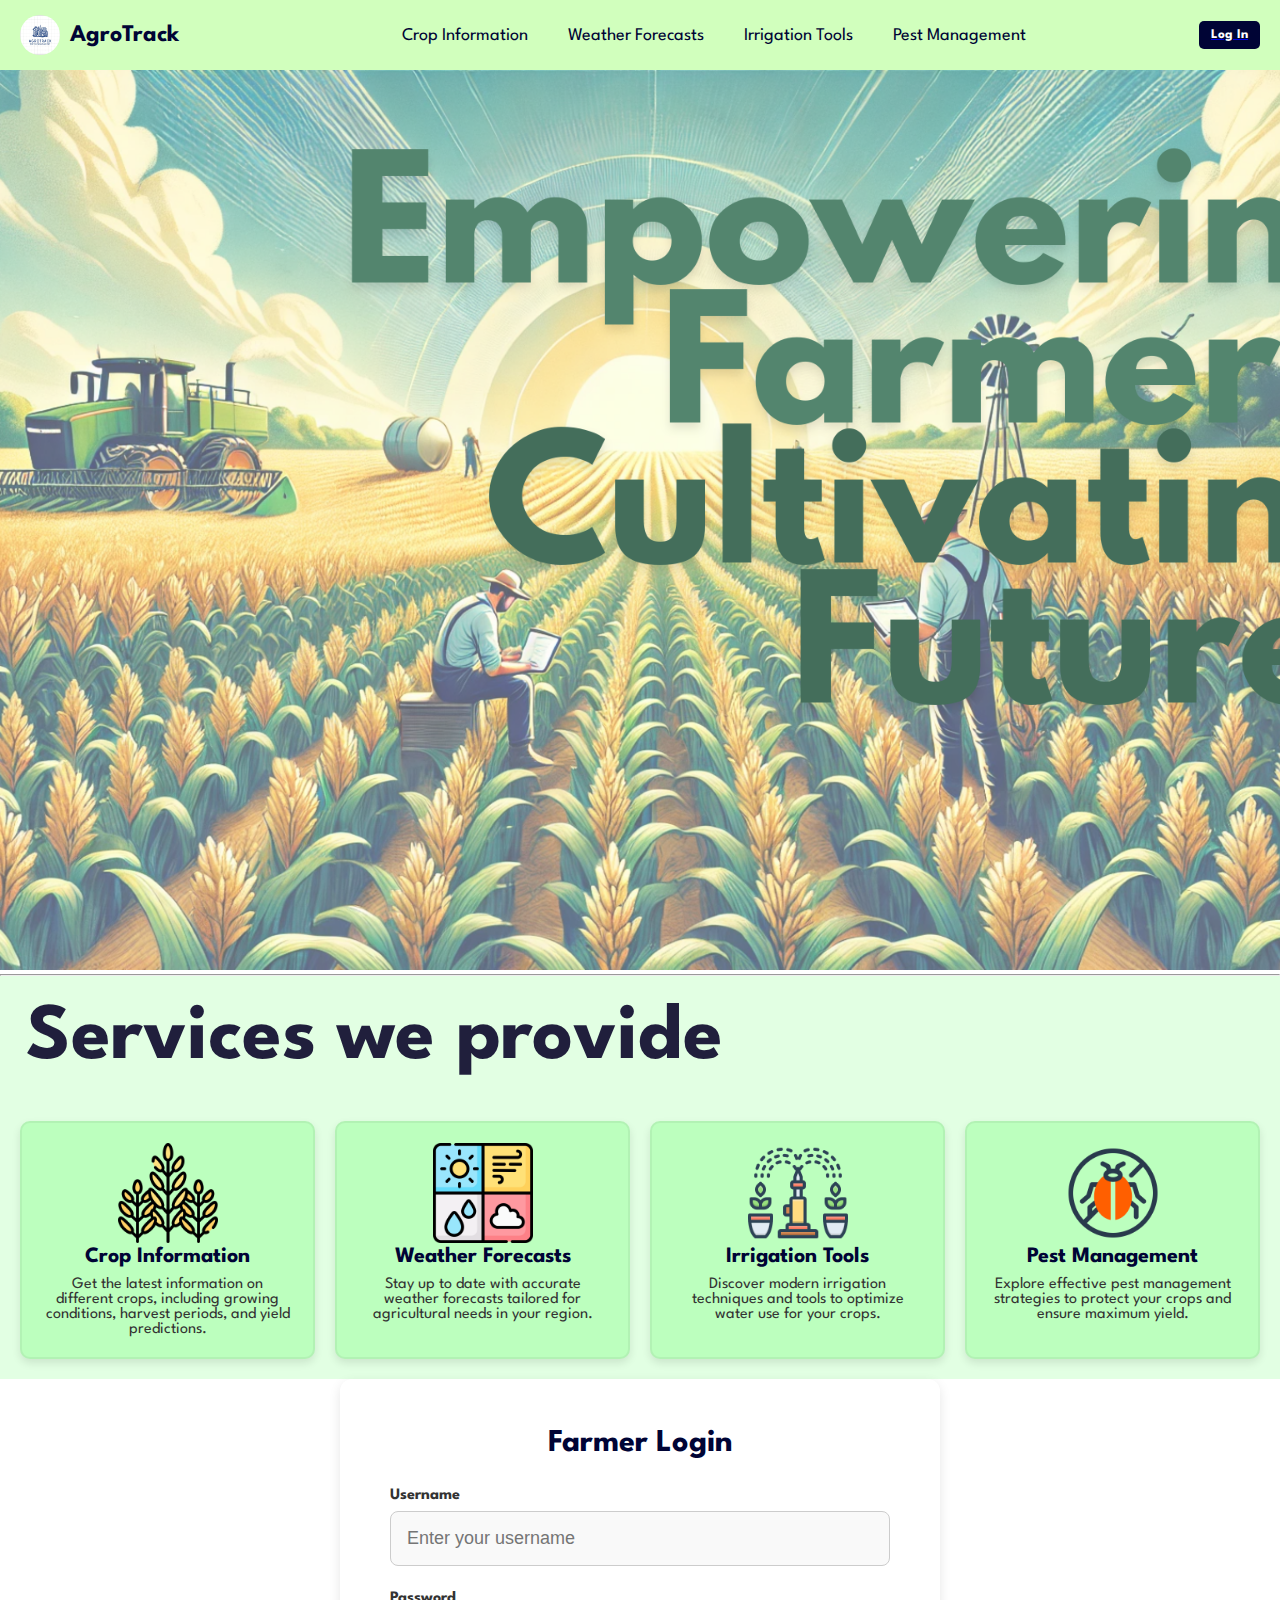
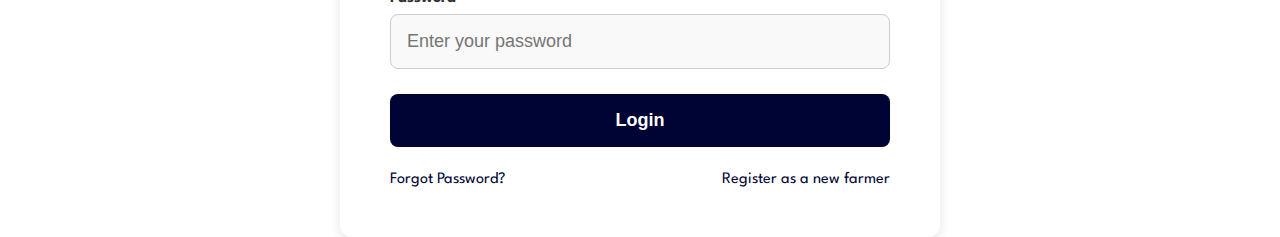
<file: index.html>
<!DOCTYPE html>
<html lang="en">
<head>
    <meta charset="UTF-8">
    <meta name="viewport" content="width=device-width, initial-scale=1.0">
    <title>AgroTrack</title>
    <link rel="stylesheet" href="style.css">
    <link href="https://fonts.googleapis.com/css2?family=League+Spartan:wght@400;700&display=swap" rel="stylesheet">
    
</head>
<body>
    <nav class="navbar">
        <div class="logo">
            <img src="logo.jpg" alt="AgroTrack Logo">
            <span class="AgroTrack">AgroTrack</span>
        </div>

        <ul class="nav-links">
            <li><a href="crop_info.html">Crop Information</a></li>
            <li><a href="html/weather.html">Weather Forecasts</a></li>
            <li><a href="#irrigation">Irrigation Tools</a></li>
            <li><a href="#pest-management">Pest Management</a></li>
        </ul>

       <a href="#login-container"> <div class="search-bar">
            <button type="login">Log In</button>
        </div></a>
    </nav>
    
    <img src="cover.png" class="cover"><br><hr>
  
  <aside class="page">
    <h1>Services we provide</h1>
    <section class="cards">
       
        <div class="card" id="crop-info">
            <img src="icon1.png" class="icon">
            <h2>Crop Information</h2>
            <p>Get the latest information on different crops, including growing conditions, harvest periods, and yield predictions.</p>
        </div>

        <div class="card" id="weather">
            <img src="icon2.png" class="icon">
            <h2>Weather Forecasts</h2>
            <p>Stay up to date with accurate weather forecasts tailored for agricultural needs in your region.</p>
        </div>

        <div class="card" id="irrigation">
            <img src="icon3.png" class="icon">
            <h2>Irrigation Tools</h2>
            <p>Discover modern irrigation techniques and tools to optimize water use for your crops.</p>
        </div>

        <div class="card" id="pest-management">
            <img src="icon4.png" class="icon">
            <h2>Pest Management</h2>
            <p>Explore effective pest management strategies to protect your crops and ensure maximum yield.</p>
        </div>
    </section>
</aside>
 <center>  <div id="login-container">
        <div class="login-box">
            <h2>Farmer Login</h2>
            <form>
                <div class="input-group">
                    <label for="username">Username</label>
                    <input type="text" id="username" placeholder="Enter your username">
                </div>
                <div class="input-group">
                    <label for="password">Password</label>
                    <input type="password" id="password" placeholder="Enter your password">
                </div>
                <button type="submit" class="login-btn">Login</button>
                <div class="extra-links">
                    <a href="#">Forgot Password?</a>
                    <a href="#">Register as a new farmer</a>
                </div>
            </form>
        </div>
    </div></center> 
</body>
</html>
</file>
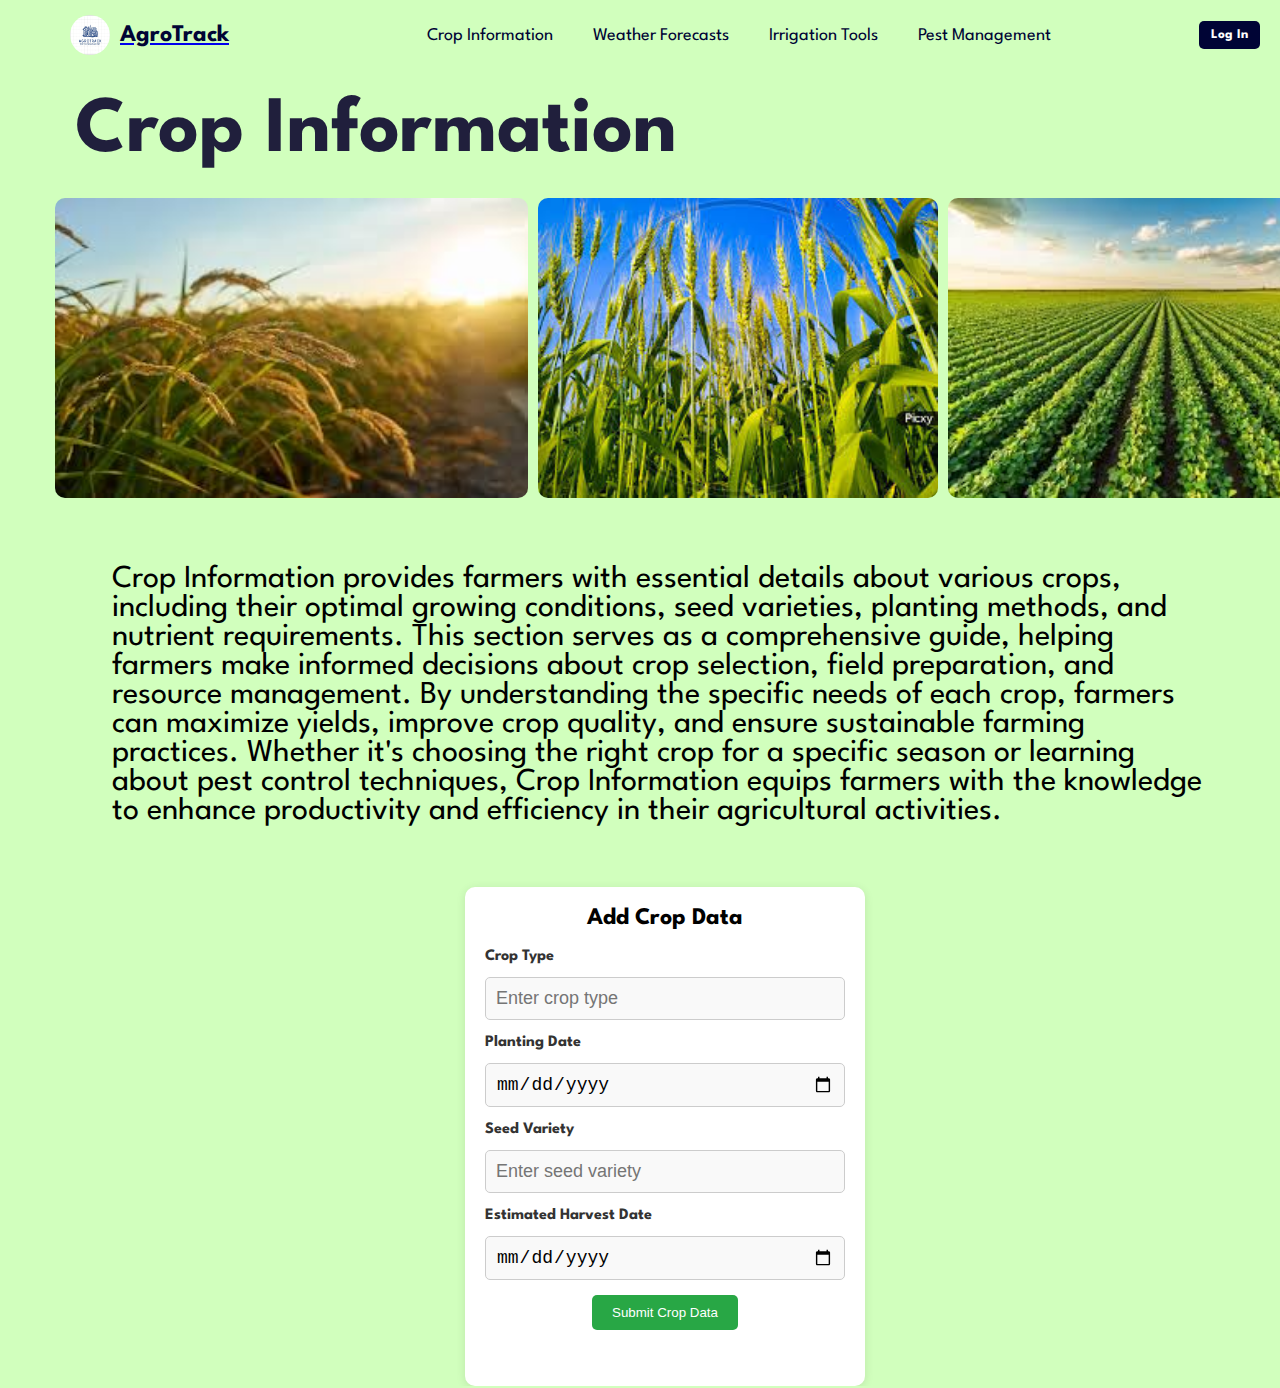
<file: crop_info.html>
<!DOCTYPE html>
<html lang="en">
<head>
    <meta charset="UTF-8">
    <meta name="viewport" content="width=device-width, initial-scale=1.0">
    <title>Crop Information</title>
    <link href="https://fonts.googleapis.com/css2?family=League+Spartan:wght@400;700&display=swap" rel="stylesheet">
    <link rel="stylesheet" href="style.css">
    <style>
        
@import url('https://fonts.googleapis.com/css2?family=League+Spartan:wght@400;700&display=swap');
        .container {
    background-color: white;
    padding: 20px;
    border-radius: 10px;
    box-shadow: 0 2px 10px rgba(0, 0, 0, 0.1);
    width: 400px;
    text-align: center;
}

h2 {
    margin-bottom: 20px;
}

.input-group {
    margin-bottom: 15px;
    text-align: left;
}

.input-group label {
    font-weight: bold;
}

.input-group input {
    width: 100%;
    padding: 10px;
    border-radius: 5px;
    border: 1px solid #ccc;
    margin-top: 5px;
}

.btn {
    padding: 10px 20px;
    background-color: #28a745;
    color: white;
    border: none;
    border-radius: 5px;
    cursor: pointer;
}
p{
    font-size: 200%;
    padding: 5%;
}
.btn:hover {
    background-color: #218838;
}
.image-container {
    display: flex;
    align-items: center;
}

.side-image {
    height: 300PX;
    border-radius: 10px; /* Optional: adds rounded corners to the images */
    margin: 5px;
    margin: 5PX;
    transition: transform 0.3s ease, box-shadow 0.3s ease; /* Smooth animation */  
}

BODY{
    background-color: #D1FFBD;
    padding-left: 50px;
}
    </style>
</head>
<body>
   <a href="index.html"><nav class="navbar">
        <div class="logo">
            <img src="logo.jpg" alt="AgroTrack Logo">
            <span class="AgroTrack">AgroTrack</span>
        </div></a> 

        <ul class="nav-links">
            <li><a href="crop_info.html">Crop Information</a></li>
            <li><a href="weather.html">Weather Forecasts</a></li>
            <li><a href="#irrigation">Irrigation Tools</a></li>
            <li><a href="#pest-management">Pest Management</a></li>
        </ul>

        <div class="search-bar">
            <button type="login">Log In</button>
        </div>
    </nav>
<h1>Crop Information</h1>
<div class="image-container">
    <img src="image1.jpeg" alt="Crop Image 1" class="side-image">
    <img src="image2.jpeg" alt="Crop Image 2" class="side-image">
    <img src="image3.jpeg" alt="Crop Image 3" class="side-image">
</div>
<p>Crop Information provides farmers with essential details about various crops, including their optimal growing conditions, seed varieties, planting methods, and nutrient requirements. This section serves as a comprehensive guide, helping farmers make informed decisions about crop selection, field preparation, and resource management. By understanding the specific needs of each crop, farmers can maximize yields, improve crop quality, and ensure sustainable farming practices. Whether it's choosing the right crop for a specific season or learning about pest control techniques, Crop Information equips farmers with the knowledge to enhance productivity and efficiency in their agricultural activities.</p>
    
   <CENTER> <div class="container">
        <h2>Add Crop Data</h2>
        <form id="cropForm">
            <div class="input-group">
                <label for="cropType">Crop Type</label>
                <input type="text" id="cropType" placeholder="Enter crop type" required>
            </div>
            <div class="input-group">
                <label for="plantingDate">Planting Date</label>
                <input type="date" id="plantingDate" required>
            </div>
            <div class="input-group">
                <label for="seedVariety">Seed Variety</label>
                <input type="text" id="seedVariety" placeholder="Enter seed variety" required>
            </div>
            <div class="input-group">
                <label for="harvestDate">Estimated Harvest Date</label>
                <input type="date" id="harvestDate" required>
            </div>
            <button type="submit" class="btn">Submit Crop Data</button>
        </form>
        <p id="response"></p>
    </div></CENTER>

    <script src="app.js"></script>
</body>
</html>
</file>
<file: style.css>
.logo{
    border-radius: 50%;
    height: 80px;
}
h1{
    color:rgb(32, 31, 60);
    padding: 2%;
    font-size: 500%;
}
.cover{
    width: 100vw; /* Full width */
    height: 100vh; /* Full height */
    object-fit: cover; /* Ensures the image covers the entire space */
    
}
/* Importing the League Spartan font */
@import url('https://fonts.googleapis.com/css2?family=League+Spartan:wght@400;700&display=swap');

* {
    margin: 0;
    padding: 0;
    box-sizing: border-box;
}

body {
    font-family: 'League Spartan', sans-serif;
}

.navbar {
    display: flex;
    justify-content: space-between;
    align-items: center;
    background-color: #D1FFBD; /* Light green background */
    padding: 10px 20px;
    height: 70px;
}

.logo {
    display: flex;
    align-items: center;
}

.logo img {
    width: 40px;
    height: 40px;
    margin-right: 10px;
    border-radius: 50%;
}

.AgroTrack {
    color: #000435; /* Dark blue text */
    font-size: 24px;
    font-weight: 700;
}

.nav-links {
    list-style: none;
    display: flex;
    gap: 20px;
    margin-left: 50px;
}

.nav-links li {
    display: inline;
}

.nav-links a {
    text-decoration: none;
    color: #000435; /* Dark blue text */
    font-size: 18px;
    padding: 10px;
}

.nav-links a:hover {
    background-color: #B2F2B4; /* Slightly darker green on hover */
    border-radius: 5px;
}

.search-bar {
    display: flex;
    align-items: center;
}

.search-bar input {
    padding: 8px;
    border: 2px solid #000435;
    border-radius: 5px;
    outline: none;
    margin-right: 5px;
    font-family: 'League Spartan', sans-serif;
}

.search-bar button {
    padding: 8px 12px;
    background-color: #000435; /* Dark blue button */
    border: none;
    color: #FFFFFF;
    font-weight: bold;
    cursor: pointer;
    border-radius: 5px;
    font-family: 'League Spartan', sans-serif;
}

.search-bar button:hover {
    background-color: #000435; /* Keeps the button color same on hover */
    opacity: 0.9; /* Slight opacity change on hover */
}
.card-icon {
    font-size: 40px;
    color: #000435; /* Dark blue for the icons */
    margin-bottom: 15px;
}

.card {
    background-color: #bcffbe; /* Light green background for cards */
    border: 2px solid #b2f2b4;
    border-radius: 10px;
    padding: 20px;
    text-align: center;
    box-shadow: 0 4px 8px rgba(0, 0, 0, 0.1);
    transition: transform 0.2s ease-in-out;
}

.card:hover {
    transform: scale(1.05); /* Slightly enlarge card on hover */
}

.card h2 {
    color: #000435; /* Dark blue for card titles */
    margin-bottom: 10px;
    font-size: 22px;
}

.card p {
    color: #333;
    font-size: 16px;
}

.cards {
    display: grid;
    grid-template-columns: repeat(auto-fit, minmax(250px, 1fr));
    gap: 20px;
    padding: 20px;
}
.icon {
    height: 100px;
}


.login-container {
    display: flex;
    justify-content: center;
    align-items: center;
    width: 100%;
    height: 100%;
}

.login-box {
    background-color: #FFFFFF;
    border-radius: 12px;
    box-shadow: 0 4px 12px rgba(0, 0, 0, 0.1);
    padding: 50px;
    width: 100%;
    max-width: 600px; /* Increased max-width for a larger form */
    text-align: center;
}

.login-box h2 {
    margin-bottom: 30px; /* Increased margin for breathing space */
    font-size: 32px; /* Enlarged the heading */
    color: #000435;
}

.input-group {
    margin-bottom: 25px; /* Slightly increased margin between input fields */
    text-align: left;
}

.input-group label {
    display: block;
    font-weight: bold;
    color: #333;
    margin-bottom: 8px;
    font-size: 16px; /* Increased label font size */
}

.input-group input {
    width: 100%;
    padding: 16px; /* Increased padding for larger input fields */
    border: 1px solid #CCCCCC;
    border-radius: 8px;
    font-size: 18px; /* Increased font size inside input fields */
    background-color: #F9F9F9;
    outline: none;
    transition: border 0.3s;
}

.input-group input:focus {
    border-color: #000435;
}

.login-btn {
    width: 100%;
    padding: 16px; /* Larger padding for the button */
    background-color: #000435;
    color: white;
    font-size: 18px; /* Increased font size for the button text */
    font-weight: bold;
    border: none;
    border-radius: 8px;
    cursor: pointer;
    transition: background-color 0.3s ease;
}

.login-btn:hover {
    background-color: #1C1F3E;
}

.extra-links {
    margin-top: 25px; /* Increased margin above the extra links */
    display: flex;
    justify-content: space-between;
    font-size: 16px; /* Increased font size for extra links */
}

.extra-links a {
    color: #000435;
    text-decoration: none;
    transition: color 0.3s ease;
}

.extra-links a:hover {
    color: #1C1F3E;
}

@media (max-width: 500px) {
    .login-box {
        padding: 30px; /* Adjust padding for smaller screens */
        max-width: 90%; /* Ensure it remains responsive */
    }

    .login-box h2 {
        font-size: 28px; /* Adjust font size for mobile */
    }

    .input-group input {
        font-size: 16px; /* Adjust input font size for mobile */
        padding: 12px; /* Smaller padding for input fields on mobile */
    }

    .login-btn {
        font-size: 16px; /* Adjust button text size for mobile */
        padding: 14px; /* Smaller padding for mobile */
    }

    .extra-links {
        font-size: 14px; /* Adjust extra link font size for mobile */
    }
}

.page{
background-color: #e2ffe3;
}
</file>
